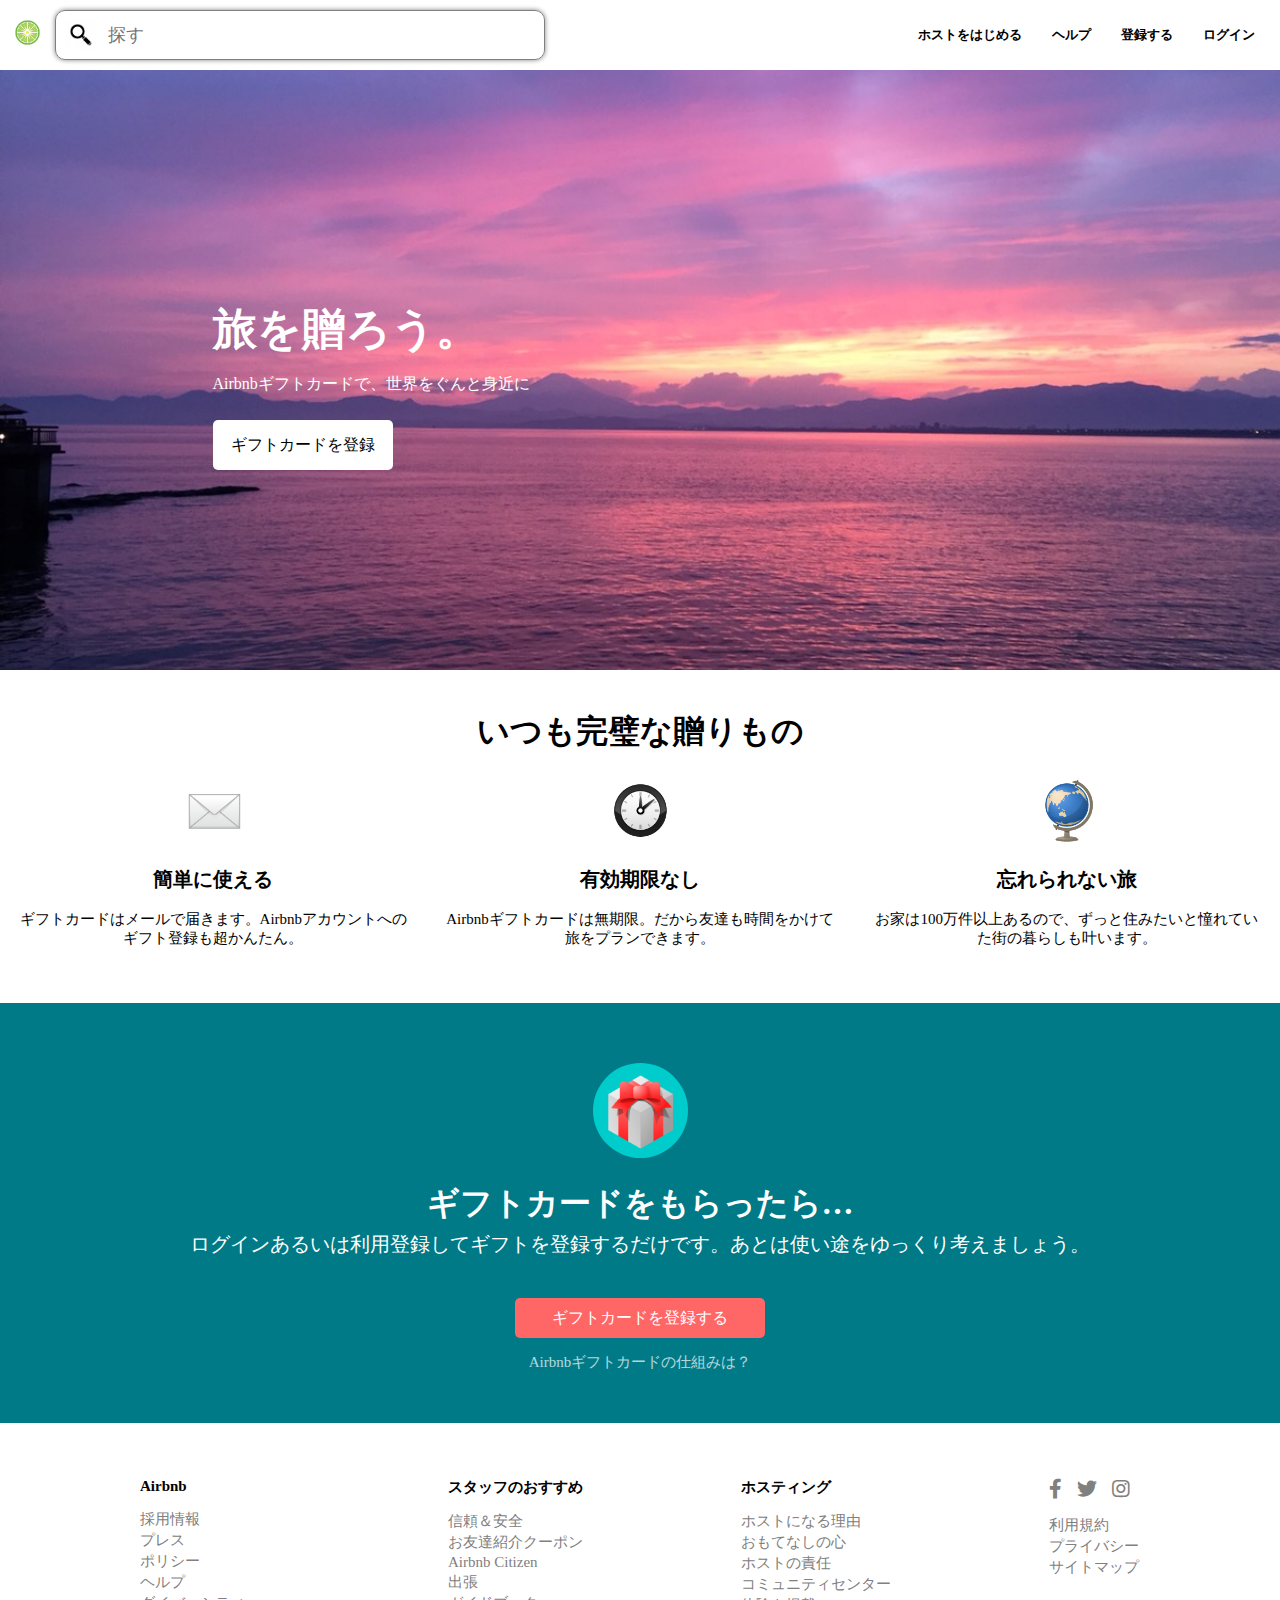
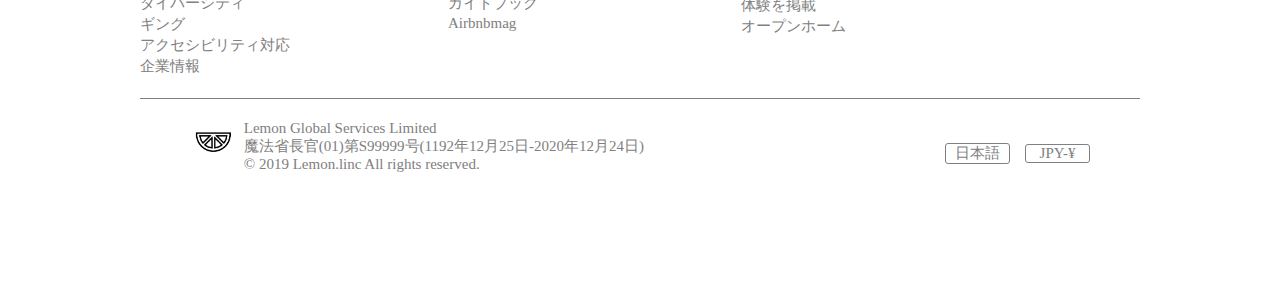
<file: folio1 airbnb/index.html>
<!DOCTYPE html>
<html lang="ja">
  <head>
    <meta charset="utf-8">
    <title>基礎練1</title>
    <meta name="viewport" content="width=device-width,initial-scale=1.0">
    <!--viewportはとりあえず呪文-->
    <link rel="stylesheet" type="text/css" href="style.css">
    <!--rel:関係性　href：ハイパーテキストリファレンス-->
    <link rel="stylesheet" href="responsive.css">
    <link rel="stylesheet" href="https://use.fontawesome.com/releases/v5.6.1/css/all.css" >
    <link rel="icon" type="image/png" href="img/lime.png" sizes="32x32" />
  </head>
  <body>
    <header>
      <img class="header-logo" src="img/lime.png"　alt="レモンアイコン">
      <div class="search-bar">
        <img class="search-logo" src="img/musimegane.png" alt="虫眼鏡">
        <input class="search-input"type="text" placeholder="探す">
      </div>
     <div class="header-contents">
       <a href="#" target="_blank">ホストをはじめる</a>
       <a href="#" target="_blank">ヘルプ</a>
       <a href="#" target="_blank">登録する</a>
       <a href="#" target="_blank">ログイン</a>
     </div>
    </header>
   <div class="main-wrapper">
     <div class="container">
     <div class="main-contents">
       <h1>旅を贈ろう。</h1>
       <p class="p1">Airbnbギフトカードで、世界をぐんと身近に</p>
       <div class="gift">
         <a href="#">ギフトカードを登録</a>
       </div>
     </div>
   </div>
   </div>
   <div class="second-wrapper">
      <h1>いつも完璧な贈りもの</h1>
        <div class="contents">
         <div class="content">
          <img src="img/mail.png" alt="メール">
          <h2>簡単に使える</h2>
          <p>ギフトカードはメールで届きます。Airbnbアカウントへのギフト登録も超かんたん。</p>
         </div>
       <div class="content">
        <img src="img/wacth.png" alt="時計">
        <h2>有効期限なし</h2>
        <p>Airbnbギフトカードは無期限。だから友達も時間をかけて旅をプランできます。</p>
       </div>
       <div class="content">
        <img src="img/earth.png" alt="地球儀">
        <h2>忘れられない旅</h2>
        <p>お家は100万件以上あるので、ずっと住みたいと憧れていた街の暮らしも叶います。</p>
       </div>
     </div>
   </div>
  <div class="third-wrapper">
   <div class="container">
    <img src="img/present.png" alt="プレゼント">
    <h1>ギフトカードをもらったら…</h1>
    <p>ログインあるいは利用登録してギフトを登録するだけです。あとは使い途をゆっくり考えましょう。</p>
    <a href="#" class="btn">ギフトカードを登録する</a>
    <a href="#" class="help-link">Airbnbギフトカードの仕組みは？</a>
  </div>
  </div>
  <footer>
    <div class="footer-contents">
      <div class="about-us">
        <p>Airbnb</p>
        <a href="#">採用情報</a>
        <a href="#">プレス</a>
        <a href="#">ポリシー</a>
        <a href="#">ヘルプ</a>
        <a href="#">ダイバーシティ</a>
        <a href="#">ギング</a>
        <a href="#">アクセシビリティ対応</a>
        <a href="#">企業情報</a>
      </div>
      <div class="recommend">
        <p>スタッフのおすすめ</p>
        <a href="#">信頼＆安全</a>
        <a href="#">お友達紹介クーポン</a>
        <a href="#">Airbnb Citizen</a>
        <a href="#">出張</a>
        <a href="#">ガイドブック</a>
        <a href="#">Airbnbmag</a>
      </div>
      <div class="hosting">
        <p>ホスティング</p>
        <a href="#">ホストになる理由</a>
        <a href="#">おもてなしの心</a>
        <a href="#">ホストの責任</a>
        <a href="#">コミュニティセンター</a>
        <a href="#">体験を掲載</a>
        <a href="#">オープンホーム</a>
      </div>
      <div class="else">
      <div class="SNS">
        <a href="#"><i class="fab fa-facebook-f"></i></a>
        <a href="#"><i class="fab fa-twitter"></i></a>
        <a href="#"><i class="fab fa-instagram"></i></a>
      </div>
      <div class="privacy">
        <a href="#"> 利用規約</a>
        <a href="#">プライバシー</a>
        <a href="#">サイトマップ</a>
      </div>
      </div>
    </div>
    <div class="license">
      <div class="footer-left">
        <img src="img/mark.png" alt="マーク">
        <div class="license-number">
        <a href="#">Lemon Global Services Limited
          <br>魔法省長官(01)第S99999号(1192年12月25日-2020年12月24日)</a>
        <p>© 2019 Lemon.linc All rights reserved.</p>
        </div>
      </div>
      <div class="footer-right">
        <div class="selection"> <a href="#">日本語</a></div>
        <div class="selection"><a href="#">JPY-¥</a></div>
      </div>
    </div>
  </footer>
  </body>
</html>
</file>
<file: folio1 airbnb/style.css>
*{
  box-sizing: border-box;
}
.container{
  max-width: 1170px;
  width: 100%;
  padding: 0 15px;
  margin: 0 auto;
}
body {
  font-family: "Hiragino Kaku Gothic ProN";
  margin: 0;
}
header{
  height:50px;
  display: flex;
  padding:0 10px 0 10px;
  margin-top:10px;
}
a{
  color: inherit;
  text-decoration: none;
}

.header-logo{
  height:40px;
  padding: 5px 10px 0 0;
}
.search-bar{
  display: flex;
  align-items: center;
  text-align: center;
  border:1px solid gray;
  border-radius: 10px;
  box-shadow:0 0 5px gray;
  width:490px;
}
.search-logo{
  height: 30px;
  padding: 0 10px 0 10px;
}
.search-input{
  border: none;
  height:46px;
  width:95%;
  border-radius: 10px;
  font-size: 18px;
}
.search-input:active{
 border: none;
}

.header-contents{
  margin-left: auto;
  color:black;
  display: flex;
  font-size:13px;
  font-weight:bold;
}
.header-contents a{
  display:block;
  line-height: 50px;
  padding: 0 15px;
}
.header-contents a:hover{
  border-bottom: 1px solid black;
}
.main-wrapper {
  background-image:url(img/enoshima2.png);
  background-position: center;
  /* background-position:50% 50%; */
  background-size: cover;
  /* background-attachment: fixed; */
  /* background-repeat: no-repeat; */
  height: 600px;
  margin-top: 10px;
  display: flex;
  align-items: center;
  /* background-color: pink; */
}
.main-contents{
  margin:0 auto;
  width:75%;
  text-align: left;
}
.main-contents h1{
  font-size: 44px;
  margin-bottom: 10px;
  color: white;
}
.p1{
  color: white;
  margin:15px 0 25px 0;
}
.gift{
  background-color: white;
  color: black;
  border-radius: 5px;
  line-height: 50px;
  text-align: center;
  width:180px;
}
.second-wrapper{
  text-align: center;
  margin: 40px 0;
}
.contents{
  display: flex;
  justify-content:center;
}
.content{
  margin: 0 15px;
  width: 33.3%;
}
.content img{
  height: 70px;
}
.content h2{
  font-size: 20px;
}
.content p{
  font-size: 15px;
}
.third-wrapper{
  height: 420px;
  background-color:#007a87;
  text-align: center;
  color: white;
  text-decoration: none;
}
.third-wrapper img{
  height: 95px;
  border-radius:48px;
  margin:60px auto 20px auto;
  background-color:#00CCCC;
}
.third-wrapper h1{
  margin:0 auto 5px auto;
}
.third-wrapper p{
  margin:0 auto 40px auto;
  font-size: 20px;
}
.third-wrapper a{
  margin-left: auto;
  margin-right: auto;
}
.btn{
  display: block;
  width:250px;
  border-radius: 5px;
  background-color: #FF6666;
  line-height: 40px;
  margin-bottom: 15px;
}
.btn:hover{
  background-color: #ff7e82;
}
.help-link{
  display: block;
  opacity: 0.7;
  margin-bottom:30px;
  font-size: 15px;
}
.help-link:hover{
  opacity:1;
}
footer{
  height: 420px;
  text-align: left;
  padding-left: 24px;
  padding-right: 24px;
}
footer a{
  margin-bottom: 2px;
}
.footer-contents a:hover{
  text-decoration:underline;
}
.footer-contents{
  display: flex;
  justify-content:space-between;
  margin: 55px auto 20px auto;
  max-width: 1000px;
  border-bottom: 1px solid gray;
  font-size: 15px;
  padding-bottom: 20px;
}
.footer-contents p{
  font-weight: bold;
  margin-top:0;
  margin-bottom:15px;
}
.about-us a{
  display:block;
  color: gray;
}
.recommend a{
  display:block;
  color: gray;
}
.hosting a{
  display:block;
  color: gray;
}
.SNS{
  font-size: 20px;
  margin-bottom: 15px;
}
.privacy a{
  display: block;
  color: gray;
}
.SNS a{
  margin-right: 10px;
  color: gray;
}
.license{
  display: flex;
  justify-content: space-between;
  color: gray;
  align-items: center;
  /* width: 100%; */
  width:900px;
  font-size: 15px;
  margin: 15px auto 80px auto;
}
.license img{
  height:50px;
}
.license-number{
  display: inline-block;
}
.license p{
  margin-top: 0;
}
.footer-right{
  display:flex;
  width: 145px;
  justify-content:space-between;
  align-items: center;
}
.selection{
  border: 1px solid gray;
  border-radius: 3px;
  width: 65px;
  text-align: center;
}
</file>
<file: folio1 airbnb/responsive.css>
@media all and (max-width:1127px){
.header-contents{
  display:none;
}
.contents{
  width:100%;
  margin: 0 auto;
}
.third-wrapper p{
  width:70%;
}
.third-wrapper{
  height: 460px;
}
.help-link{
  margin-bottom: 400px;
}
@media all and (max-width:640px){
.search-bar{
  width:100%;
}
.main-wrapper{
  height: 450px;
}
.main-wrapper h1{
  font-size: 30px;
}
.gift{
  line-height: 42px;
}
.main-contents{
  margin-left: 0;
}
.second-wrapper{
  width:100%;
}
.contents{
  display: block;
  width:100%;
  margin: 0 auto;
}
.content{
  width:100%;
  margin: 0;
}
.content p{
  font-size: 14px;
}
.third-wrapper p{
  width:85%;
  font-size: 16px;
}
.btn{
  width:95%;
}
footer{
  padding: 0;
}
.footer-contents{
  display: none;
}
.license{
  width:100%;
  font-size: 10px;
  margin: 0;
}
footer{
  height:0;
}
</file>
